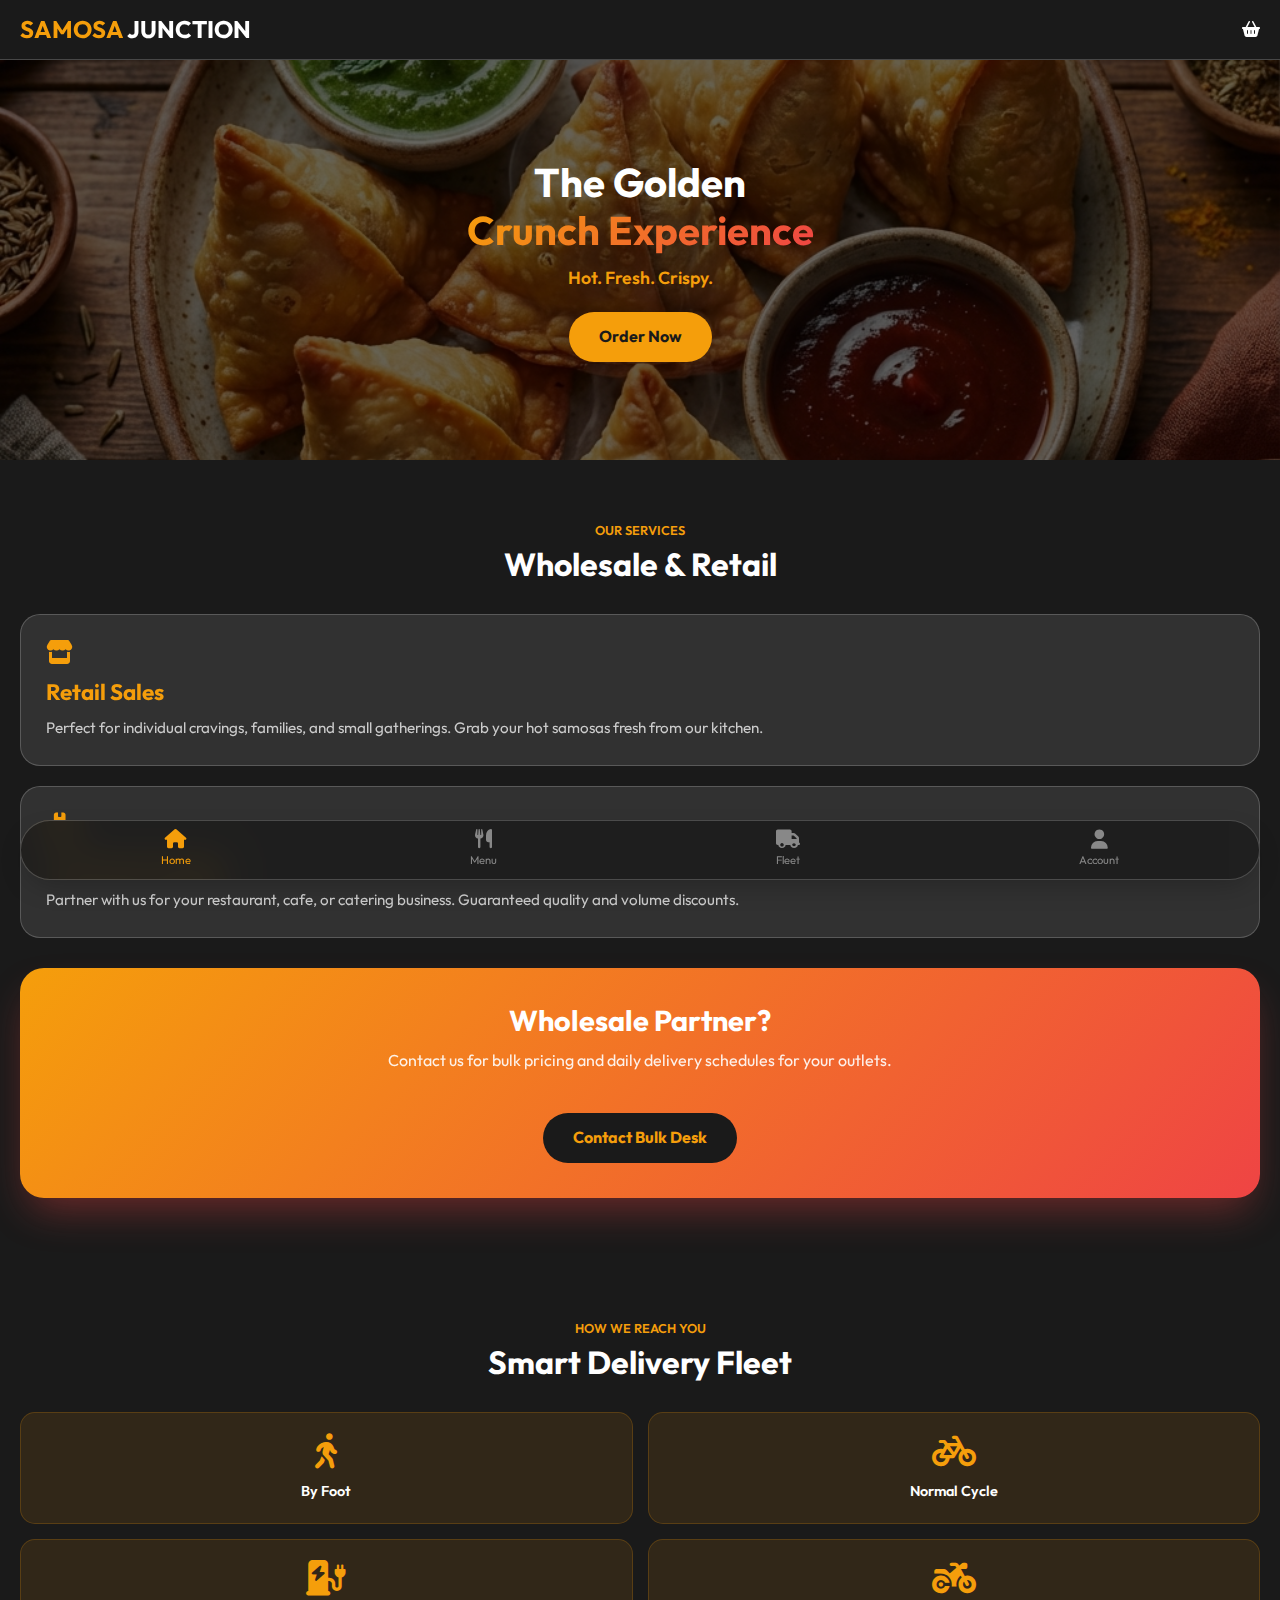
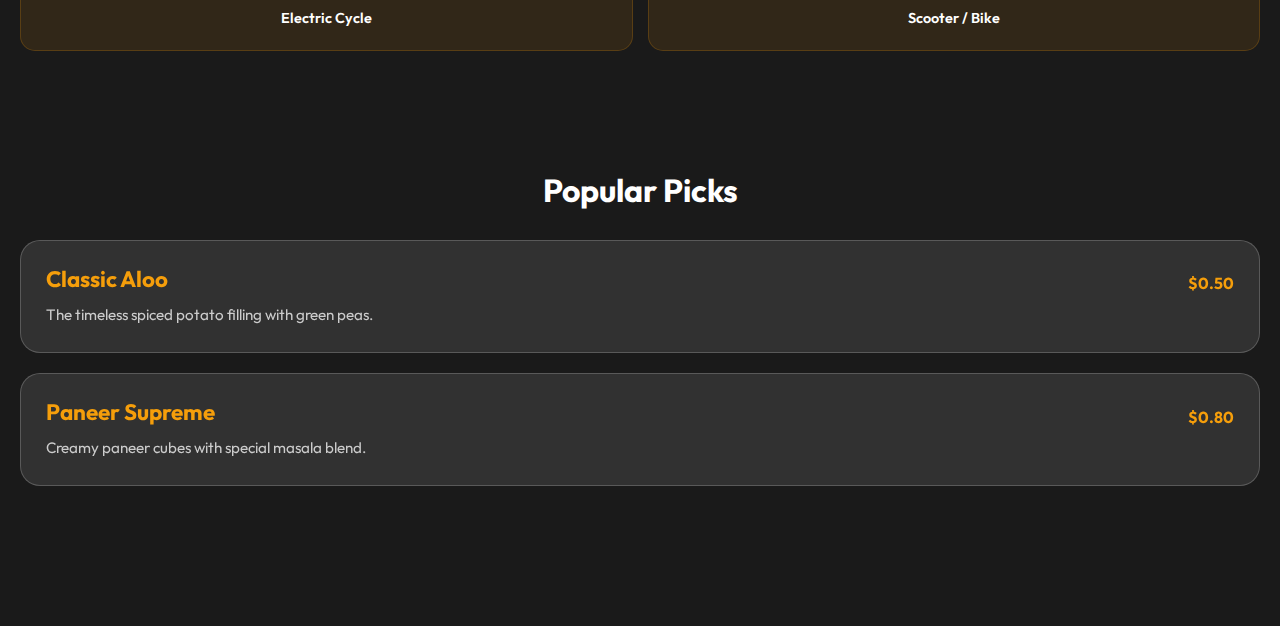
<file: index.html>
<!DOCTYPE html>
<html lang="en">

<head>
    <meta charset="UTF-8">
    <meta name="viewport" content="width=device-width, initial-scale=1.0, maximum-scale=1.0, user-scalable=no">
    <title>Samosa Junction | Wholesale & Retail</title>
    <meta name="description"
        content="Premium Samosa wholesale and retail services. High quality samosas delivered by foot, cycle, bike, or scooter. Order now for your shop or event.">
    <link rel="stylesheet" href="style.css">
    <link rel="stylesheet" href="https://cdnjs.cloudflare.com/ajax/libs/font-awesome/6.5.1/css/all.min.css">
</head>

<body>

    <header>
        <div class="logo">SAMOSA <span style="color: var(--white);">JUNCTION</span></div>
        <div class="cart-icon"><i class="fas fa-shopping-basket"></i></div>
    </header>

    <main>
        <!-- Hero Section -->
        <section class="hero">
            <img src="hero.png" alt="Samosa Platter" class="hero-img">
            <div class="hero-content">
                <h1 class="animate-up">The Golden <br><span class="gradient-text">Crunch Experience</span></h1>
                <p class="animate-up" style="animation-delay: 0.2s;">Hot. Fresh. Crispy.</p>
                <a href="#order" class="cta-btn animate-up" style="animation-delay: 0.4s;">Order Now</a>
            </div>
        </section>

        <div class="container">
            <!-- Wholesale & Retail Section -->
            <section id="services">
                <div class="section-title">
                    <p
                        style="color: var(--primary); font-weight: 600; text-transform: uppercase; font-size: 0.8rem; margin-bottom: 5px;">
                        Our Services</p>
                    <h2>Wholesale & Retail</h2>
                </div>

                <div class="card-grid">
                    <div class="premium-card animate-up">
                        <i class="fas fa-store"
                            style="font-size: 1.5rem; color: var(--primary); margin-bottom: 15px;"></i>
                        <h3>Retail Sales</h3>
                        <p>Perfect for individual cravings, families, and small gatherings. Grab your hot samosas fresh
                            from our kitchen.</p>
                    </div>

                    <div class="premium-card animate-up" style="animation-delay: 0.1s;">
                        <i class="fas fa-boxes-stacked"
                            style="font-size: 1.5rem; color: var(--primary); margin-bottom: 15px;"></i>
                        <h3>Wholesale Supply</h3>
                        <p>Partner with us for your restaurant, cafe, or catering business. Guaranteed quality and
                            volume discounts.</p>
                    </div>
                </div>

                <div class="wholesale-banner animate-up" style="animation-delay: 0.2s;">
                    <h3>Wholesale Partner?</h3>
                    <p>Contact us for bulk pricing and daily delivery schedules for your outlets.</p>
                    <a href="tel:+1234567890" class="cta-btn"
                        style="background: var(--dark); color: var(--primary);">Contact Bulk Desk</a>
                </div>
            </section>

            <!-- Delivery Modes Section -->
            <section id="delivery">
                <div class="section-title">
                    <p
                        style="color: var(--primary); font-weight: 600; text-transform: uppercase; font-size: 0.8rem; margin-bottom: 5px;">
                        How we reach you</p>
                    <h2>Smart Delivery Fleet</h2>
                </div>

                <div class="delivery-grid">
                    <div class="delivery-item animate-up">
                        <i class="fas fa-walking"></i>
                        <p>By Foot</p>
                    </div>
                    <div class="delivery-item animate-up" style="animation-delay: 0.1s;">
                        <i class="fas fa-bicycle"></i>
                        <p>Normal Cycle</p>
                    </div>
                    <div class="delivery-item animate-up" style="animation-delay: 0.2s;">
                        <i class="fas fa-charging-station"></i>
                        <p>Electric Cycle</p>
                    </div>
                    <div class="delivery-item animate-up" style="animation-delay: 0.3s;">
                        <i class="fas fa-motorcycle"></i>
                        <p>Scooter / Bike</p>
                    </div>
                </div>
            </section>

            <!-- Menu Snippet -->
            <section id="menu">
                <div class="section-title">
                    <h2>Popular Picks</h2>
                </div>

                <div class="card-grid">
                    <div class="premium-card animate-up">
                        <div style="display: flex; justify-content: space-between; align-items: center;">
                            <h3>Classic Aloo</h3>
                            <span style="color: var(--primary); font-weight: 700;">$0.50</span>
                        </div>
                        <p>The timeless spiced potato filling with green peas.</p>
                    </div>
                    <div class="premium-card animate-up" style="animation-delay: 0.1s;">
                        <div style="display: flex; justify-content: space-between; align-items: center;">
                            <h3>Paneer Supreme</h3>
                            <span style="color: var(--primary); font-weight: 700;">$0.80</span>
                        </div>
                        <p>Creamy paneer cubes with special masala blend.</p>
                    </div>
                </div>
            </section>
        </div>
    </main>

    <nav class="bottom-nav">
        <a href="index.html" class="nav-link active">
            <i class="fas fa-home"></i>
            <span>Home</span>
        </a>
        <a href="menu.html" class="nav-link">
            <i class="fas fa-utensils"></i>
            <span>Menu</span>
        </a>
        <a href="fleet.html" class="nav-link">
            <i class="fas fa-truck"></i>
            <span>Fleet</span>
        </a>
        <a href="#" class="nav-link">
            <i class="fas fa-user"></i>
            <span>Account</span>
        </a>
    </nav>

    <script>
        // Simple Intersection Observer for scroll animations
        const observer = new IntersectionObserver((entries) => {
            entries.forEach(entry => {
                if (entry.isIntersecting) {
                    entry.target.classList.add('animate-up');
                }
            });
        }, { threshold: 0.1 });

        document.querySelectorAll('.animate-up').forEach(el => observer.observe(el));
    </script>
</body>

</html>
</file>
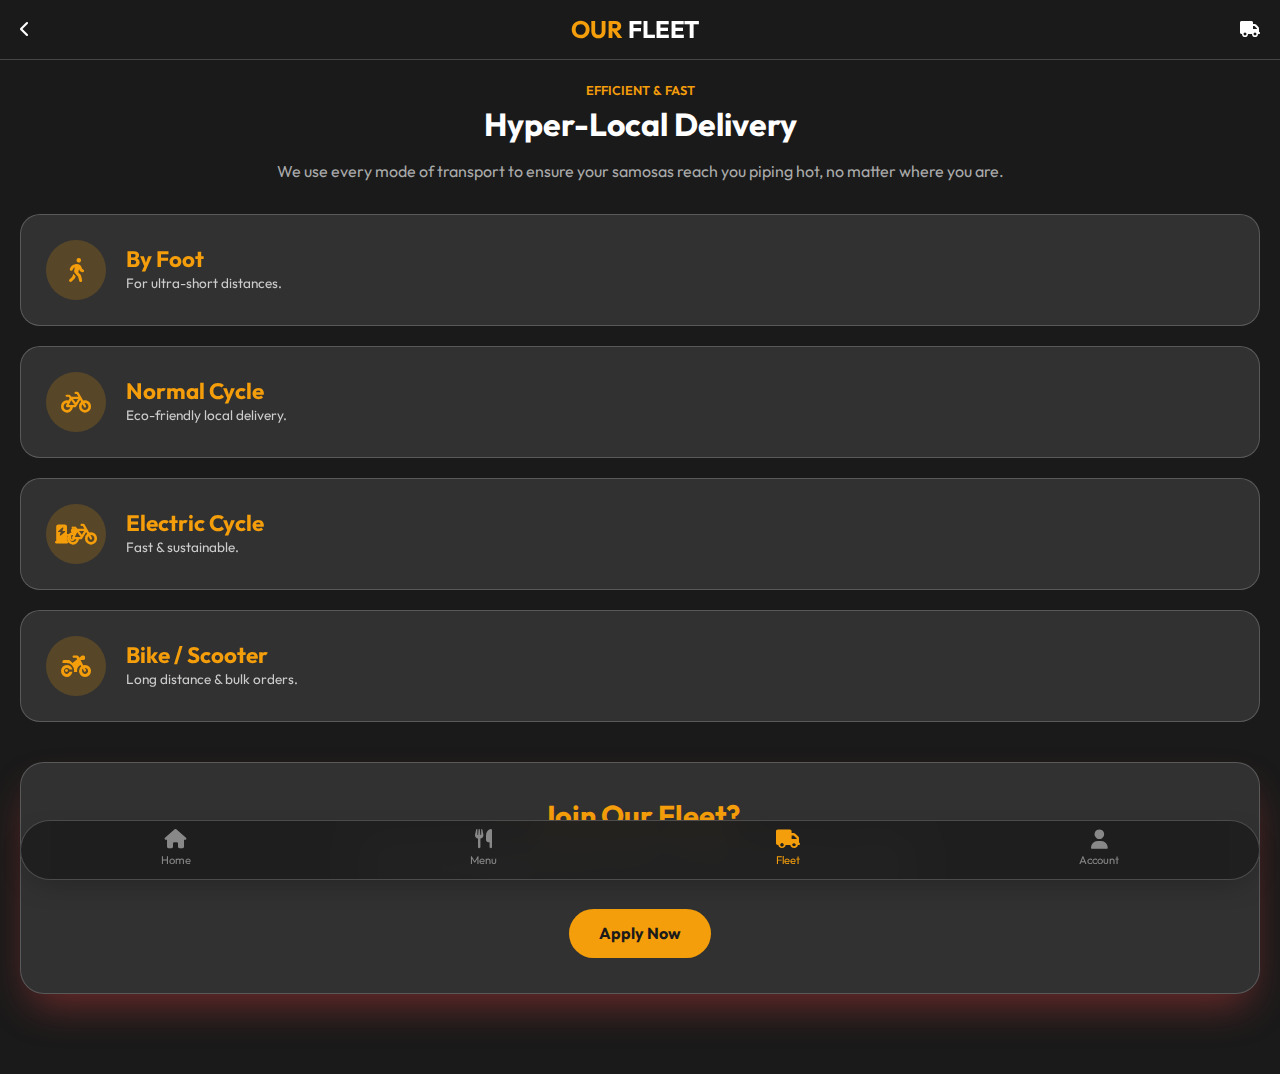
<file: fleet.html>
<!DOCTYPE html>
<html lang="en">

<head>
    <meta charset="UTF-8">
    <meta name="viewport" content="width=device-width, initial-scale=1.0, maximum-scale=1.0, user-scalable=no">
    <title>Our Delivery Fleet | Samosa Junction</title>
    <link rel="stylesheet" href="style.css">
    <link rel="stylesheet" href="https://cdnjs.cloudflare.com/ajax/libs/font-awesome/6.5.1/css/all.min.css">
</head>

<body>

    <header>
        <a href="index.html" style="color: var(--white); text-decoration: none;"><i class="fas fa-chevron-left"></i></a>
        <div class="logo">OUR <span style="color: var(--white);">FLEET</span></div>
        <div class="cart-icon"><i class="fas fa-truck"></i></div>
    </header>

    <main style="margin-top: 80px;">
        <div class="container">
            <div class="section-title">
                <p
                    style="color: var(--primary); font-weight: 600; text-transform: uppercase; font-size: 0.8rem; margin-bottom: 5px;">
                    Efficient & Fast</p>
                <h2>Hyper-Local Delivery</h2>
                <p style="color: #aaa; margin-top: 15px;">We use every mode of transport to ensure your samosas reach
                    you piping hot, no matter where you are.</p>
            </div>

            <div class="card-grid">
                <!-- Foot -->
                <div class="premium-card animate-up">
                    <div style="display: flex; align-items: center; gap: 20px;">
                        <div
                            style="background: rgba(245, 158, 11, 0.2); width: 60px; height: 60px; border-radius: 50%; display: flex; align-items: center; justify-content: center;">
                            <i class="fas fa-walking" style="font-size: 1.5rem; color: var(--primary);"></i>
                        </div>
                        <div>
                            <h3 style="margin-bottom: 0;">By Foot</h3>
                            <p style="font-size: 0.85rem;">For ultra-short distances.</p>
                        </div>
                    </div>
                </div>

                <!-- Normal Cycle -->
                <div class="premium-card animate-up" style="animation-delay: 0.1s;">
                    <div style="display: flex; align-items: center; gap: 20px;">
                        <div
                            style="background: rgba(245, 158, 11, 0.2); width: 60px; height: 60px; border-radius: 50%; display: flex; align-items: center; justify-content: center;">
                            <i class="fas fa-bicycle" style="font-size: 1.5rem; color: var(--primary);"></i>
                        </div>
                        <div>
                            <h3 style="margin-bottom: 0;">Normal Cycle</h3>
                            <p style="font-size: 0.85rem;">Eco-friendly local delivery.</p>
                        </div>
                    </div>
                </div>

                <!-- Electric Cycle -->
                <div class="premium-card animate-up" style="animation-delay: 0.2s;">
                    <div style="display: flex; align-items: center; gap: 20px;">
                        <div
                            style="background: rgba(245, 158, 11, 0.2); width: 60px; height: 60px; border-radius: 50%; display: flex; align-items: center; justify-content: center;">
                            <i class="fas fa-charging-station" style="font-size: 1.2rem; color: var(--primary);"></i>
                            <i class="fas fa-bicycle"
                                style="font-size: 1.5rem; color: var(--primary); margin-left: -10px;"></i>
                        </div>
                        <div>
                            <h3 style="margin-bottom: 0;">Electric Cycle</h3>
                            <p style="font-size: 0.85rem;">Fast & sustainable.</p>
                        </div>
                    </div>
                </div>

                <!-- Scooter/Bike -->
                <div class="premium-card animate-up" style="animation-delay: 0.3s;">
                    <div style="display: flex; align-items: center; gap: 20px;">
                        <div
                            style="background: rgba(245, 158, 11, 0.2); width: 60px; height: 60px; border-radius: 50%; display: flex; align-items: center; justify-content: center;">
                            <i class="fas fa-motorcycle" style="font-size: 1.5rem; color: var(--primary);"></i>
                        </div>
                        <div>
                            <h3 style="margin-bottom: 0;">Bike / Scooter</h3>
                            <p style="font-size: 0.85rem;">Long distance & bulk orders.</p>
                        </div>
                    </div>
                </div>
            </div>

            <div class="wholesale-banner animate-up"
                style="margin-top: 40px; background: var(--glass); border: 1px solid var(--glass-border); color: var(--white);">
                <h3 style="color: var(--primary);">Join Our Fleet?</h3>
                <p>We are always looking for delivery partners with their own cycles or scooters.</p>
                <a href="#" class="cta-btn">Apply Now</a>
            </div>
        </div>
    </main>

    <nav class="bottom-nav">
        <a href="index.html" class="nav-link">
            <i class="fas fa-home"></i>
            <span>Home</span>
        </a>
        <a href="menu.html" class="nav-link">
            <i class="fas fa-utensils"></i>
            <span>Menu</span>
        </a>
        <a href="fleet.html" class="nav-link active">
            <i class="fas fa-truck"></i>
            <span>Fleet</span>
        </a>
        <a href="#" class="nav-link">
            <i class="fas fa-user"></i>
            <span>Account</span>
        </a>
    </nav>

    <script>
        const observer = new IntersectionObserver((entries) => {
            entries.forEach(entry => {
                if (entry.isIntersecting) {
                    entry.target.classList.add('animate-up');
                }
            });
        }, { threshold: 0.1 });

        document.querySelectorAll('.animate-up').forEach(el => observer.observe(el));
    </script>
</body>

</html>
</file>
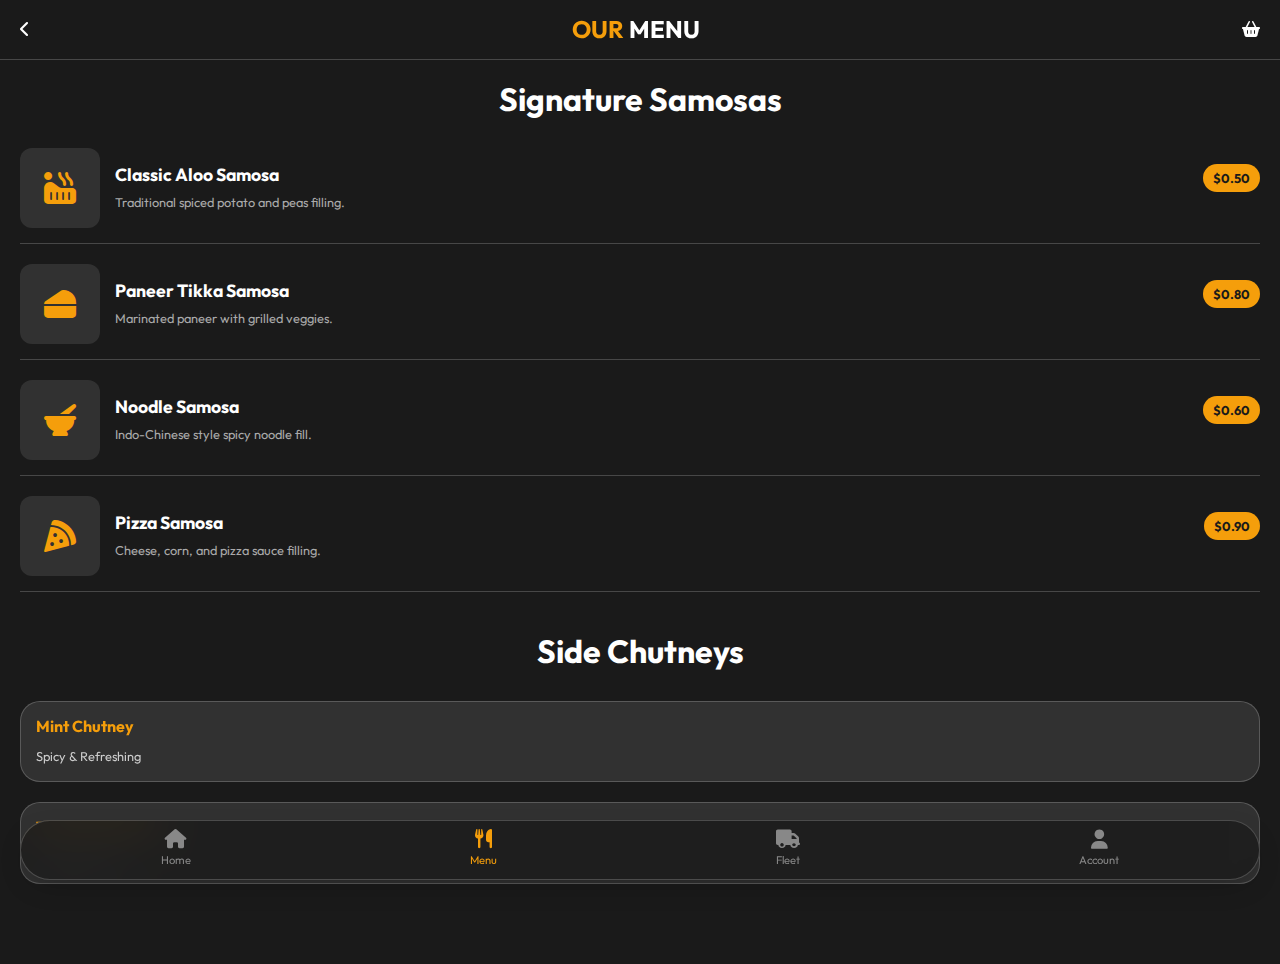
<file: menu.html>
<!DOCTYPE html>
<html lang="en">

<head>
    <meta charset="UTF-8">
    <meta name="viewport" content="width=device-width, initial-scale=1.0, maximum-scale=1.0, user-scalable=no">
    <title>Menu | Samosa Junction</title>
    <link rel="stylesheet" href="style.css">
    <link rel="stylesheet" href="https://cdnjs.cloudflare.com/ajax/libs/font-awesome/6.5.1/css/all.min.css">
    <style>
        .menu-item {
            display: flex;
            align-items: center;
            gap: 15px;
            margin-bottom: 20px;
            padding-bottom: 15px;
            border-bottom: 1px solid var(--glass-border);
        }

        .menu-item-img {
            width: 80px;
            height: 80px;
            border-radius: 12px;
            object-fit: cover;
            background: var(--glass);
        }

        .menu-item-info {
            flex: 1;
        }

        .price-badge {
            background: var(--primary);
            color: var(--dark);
            padding: 4px 10px;
            border-radius: 20px;
            font-weight: 700;
            font-size: 0.8rem;
        }
    </style>
</head>

<body>

    <header>
        <a href="index.html" style="color: var(--white); text-decoration: none;"><i class="fas fa-chevron-left"></i></a>
        <div class="logo">OUR <span style="color: var(--white);">MENU</span></div>
        <div class="cart-icon"><i class="fas fa-shopping-basket"></i></div>
    </header>

    <main style="margin-top: 80px;">
        <div class="container">
            <div class="section-title">
                <h2>Signature Samosas</h2>
            </div>

            <div class="menu-list">
                <div class="menu-item animate-up">
                    <div class="menu-item-img"><i class="fas fa-hot-tub-person"
                            style="font-size: 2rem; color: var(--primary); display: flex; align-items: center; justify-content: center; height: 100%;"></i>
                    </div>
                    <div class="menu-item-info">
                        <div style="display: flex; justify-content: space-between;">
                            <h3 style="font-size: 1.1rem;">Classic Aloo Samosa</h3>
                            <span class="price-badge">$0.50</span>
                        </div>
                        <p style="font-size: 0.8rem; color: #aaa;">Traditional spiced potato and peas filling.</p>
                    </div>
                </div>

                <div class="menu-item animate-up" style="animation-delay: 0.1s;">
                    <div class="menu-item-img"><i class="fas fa-cheese"
                            style="font-size: 2rem; color: var(--primary); display: flex; align-items: center; justify-content: center; height: 100%;"></i>
                    </div>
                    <div class="menu-item-info">
                        <div style="display: flex; justify-content: space-between;">
                            <h3 style="font-size: 1.1rem;">Paneer Tikka Samosa</h3>
                            <span class="price-badge">$0.80</span>
                        </div>
                        <p style="font-size: 0.8rem; color: #aaa;">Marinated paneer with grilled veggies.</p>
                    </div>
                </div>

                <div class="menu-item animate-up" style="animation-delay: 0.2s;">
                    <div class="menu-item-img"><i class="fas fa-mortar-pestle"
                            style="font-size: 2rem; color: var(--primary); display: flex; align-items: center; justify-content: center; height: 100%;"></i>
                    </div>
                    <div class="menu-item-info">
                        <div style="display: flex; justify-content: space-between;">
                            <h3 style="font-size: 1.1rem;">Noodle Samosa</h3>
                            <span class="price-badge">$0.60</span>
                        </div>
                        <p style="font-size: 0.8rem; color: #aaa;">Indo-Chinese style spicy noodle fill.</p>
                    </div>
                </div>

                <div class="menu-item animate-up" style="animation-delay: 0.3s;">
                    <div class="menu-item-img"><i class="fas fa-pizza-slice"
                            style="font-size: 2rem; color: var(--primary); display: flex; align-items: center; justify-content: center; height: 100%;"></i>
                    </div>
                    <div class="menu-item-info">
                        <div style="display: flex; justify-content: space-between;">
                            <h3 style="font-size: 1.1rem;">Pizza Samosa</h3>
                            <span class="price-badge">$0.90</span>
                        </div>
                        <p style="font-size: 0.8rem; color: #aaa;">Cheese, corn, and pizza sauce filling.</p>
                    </div>
                </div>
            </div>

            <div class="section-title" style="margin-top: 40px;">
                <h2>Side Chutneys</h2>
            </div>

            <div class="card-grid">
                <div class="premium-card" style="padding: 15px;">
                    <h3 style="font-size: 1rem;">Mint Chutney</h3>
                    <p style="font-size: 0.8rem;">Spicy & Refreshing</p>
                </div>
                <div class="premium-card" style="padding: 15px;">
                    <h3 style="font-size: 1rem;">Tamarind Sweet</h3>
                    <p style="font-size: 0.8rem;">Tangy & Sweet</p>
                </div>
            </div>
        </div>
    </main>

    <nav class="bottom-nav">
        <a href="index.html" class="nav-link">
            <i class="fas fa-home"></i>
            <span>Home</span>
        </a>
        <a href="menu.html" class="nav-link active">
            <i class="fas fa-utensils"></i>
            <span>Menu</span>
        </a>
        <a href="index.html#delivery" class="nav-link">
            <i class="fas fa-truck"></i>
            <span>Fleet</span>
        </a>
        <a href="#" class="nav-link">
            <i class="fas fa-user"></i>
            <span>Account</span>
        </a>
    </nav>

    <script>
        const observer = new IntersectionObserver((entries) => {
            entries.forEach(entry => {
                if (entry.isIntersecting) {
                    entry.target.classList.add('animate-up');
                }
            });
        }, { threshold: 0.1 });

        document.querySelectorAll('.animate-up').forEach(el => observer.observe(el));
    </script>
</body>

</html>
</file>
<file: style.css>
@import url('https://fonts.googleapis.com/css2?family=Outfit:wght@300;400;600;700&display=swap');

:root {
    --primary: #f59e0b;
    /* Amber 500 */
    --primary-dark: #d97706;
    /* Amber 600 */
    --accent: #ef4444;
    /* Red 500 */
    --dark: #1a1a1a;
    --light: #fef3c7;
    /* Amber 50 */
    --white: #ffffff;
    --glass: rgba(255, 255, 255, 0.1);
    --glass-border: rgba(255, 255, 255, 0.2);
    --shadow: 0 10px 30px -10px rgba(0, 0, 0, 0.3);
}

* {
    margin: 0;
    padding: 0;
    box-sizing: border-box;
    -webkit-tap-highlight-color: transparent;
}

body {
    font-family: 'Outfit', sans-serif;
    background-color: var(--dark);
    color: var(--white);
    line-height: 1.6;
    overflow-x: hidden;
    padding-bottom: 80px;
    /* Space for bottom nav */
}

/* Typography */
h1,
h2,
h3 {
    font-weight: 700;
    line-height: 1.2;
}

.gradient-text {
    background: linear-gradient(135deg, var(--primary), var(--accent));
    -webkit-background-clip: text;
    -webkit-text-fill-color: transparent;
}

/* Layout Containers */
.container {
    padding: 0 20px;
}

/* Header */
header {
    height: 60px;
    display: flex;
    align-items: center;
    justify-content: space-between;
    padding: 0 20px;
    background: rgba(26, 26, 26, 0.8);
    backdrop-filter: blur(10px);
    position: fixed;
    top: 0;
    width: 100%;
    z-index: 1000;
    border-bottom: 1px solid var(--glass-border);
}

.logo {
    font-size: 1.5rem;
    font-weight: 700;
    color: var(--primary);
}

/* Hero Section */
.hero {
    margin-top: 60px;
    position: relative;
    height: 400px;
    overflow: hidden;
    display: flex;
    align-items: center;
    justify-content: center;
    text-align: center;
}

.hero-img {
    position: absolute;
    top: 0;
    left: 0;
    width: 100%;
    height: 100%;
    object-fit: cover;
    filter: brightness(0.4);
    transition: transform 0.5s ease;
}

.hero:hover .hero-img {
    transform: scale(1.05);
}

.hero-content {
    position: relative;
    z-index: 1;
    padding: 20px;
}

.hero h1 {
    font-size: 2.5rem;
    margin-bottom: 10px;
}

.hero p {
    font-size: 1.1rem;
    color: var(--primary);
    font-weight: 600;
}

/* Sections */
section {
    padding: 60px 0;
}

.section-title {
    margin-bottom: 30px;
    text-align: center;
}

.section-title h2 {
    font-size: 2rem;
}

/* Cards */
.card-grid {
    display: grid;
    grid-template-columns: 1fr;
    gap: 20px;
}

.premium-card {
    background: var(--glass);
    border: 1px solid var(--glass-border);
    border-radius: 20px;
    padding: 25px;
    backdrop-filter: blur(10px);
    transition: all 0.3s ease;
    cursor: pointer;
}

.premium-card:active {
    transform: scale(0.98);
}

.premium-card h3 {
    color: var(--primary);
    margin-bottom: 10px;
    font-size: 1.4rem;
}

.premium-card p {
    color: #ccc;
    font-size: 0.95rem;
}

/* Delivery Modes Grid */
.delivery-grid {
    display: grid;
    grid-template-columns: repeat(2, 1fr);
    gap: 15px;
}

.delivery-item {
    background: rgba(255, 158, 11, 0.1);
    border: 1px solid rgba(255, 158, 11, 0.2);
    border-radius: 15px;
    padding: 20px;
    text-align: center;
    transition: 0.3s;
}

.delivery-item:active {
    background: var(--primary);
    transform: translateY(-5px);
    box-shadow: 0 10px 20px rgba(245, 158, 11, 0.3);
}

.delivery-item i {
    font-size: 2.2rem;
    color: var(--primary);
    margin-bottom: 12px;
    display: block;
    transition: 0.3s;
}

.delivery-item p {
    font-weight: 600;
    font-size: 0.9rem;
}

/* Wholesale Info */
.wholesale-banner {
    background: linear-gradient(135deg, #f59e0b, #ef4444);
    color: var(--white);
    padding: 35px 25px;
    border-radius: 24px;
    margin-top: 30px;
    text-align: center;
    box-shadow: 0 20px 40px -10px rgba(239, 68, 68, 0.4);
}

.wholesale-banner h3 {
    font-size: 1.8rem;
    margin-bottom: 10px;
}

.wholesale-banner p {
    opacity: 0.9;
    margin-bottom: 20px;
}

/* Bottom Nav */
.bottom-nav {
    position: fixed;
    bottom: 20px;
    left: 20px;
    right: 20px;
    background: rgba(26, 26, 26, 0.8);
    backdrop-filter: blur(20px);
    border: 1px solid var(--glass-border);
    height: 60px;
    border-radius: 30px;
    display: flex;
    justify-content: space-around;
    align-items: center;
    box-shadow: var(--shadow);
    z-index: 1000;
}

.nav-link {
    display: flex;
    flex-direction: column;
    align-items: center;
    color: #888;
    text-decoration: none;
    font-size: 0.7rem;
    transition: color 0.3s;
}

.nav-link.active {
    color: var(--primary);
}

.nav-link i {
    font-size: 1.2rem;
    margin-bottom: 2px;
}

/* Animations */
@keyframes fadeInUp {
    from {
        opacity: 0;
        transform: translateY(20px);
    }

    to {
        opacity: 1;
        transform: translateY(0);
    }
}

.animate-up {
    animation: fadeInUp 0.6s ease forwards;
}

/* Buttons */
.cta-btn {
    display: inline-block;
    background: var(--primary);
    color: var(--dark);
    padding: 12px 30px;
    border-radius: 30px;
    text-decoration: none;
    font-weight: 700;
    margin-top: 20px;
    transition: 0.3s;
}

.cta-btn:active {
    transform: scale(0.95);
}
</file>
